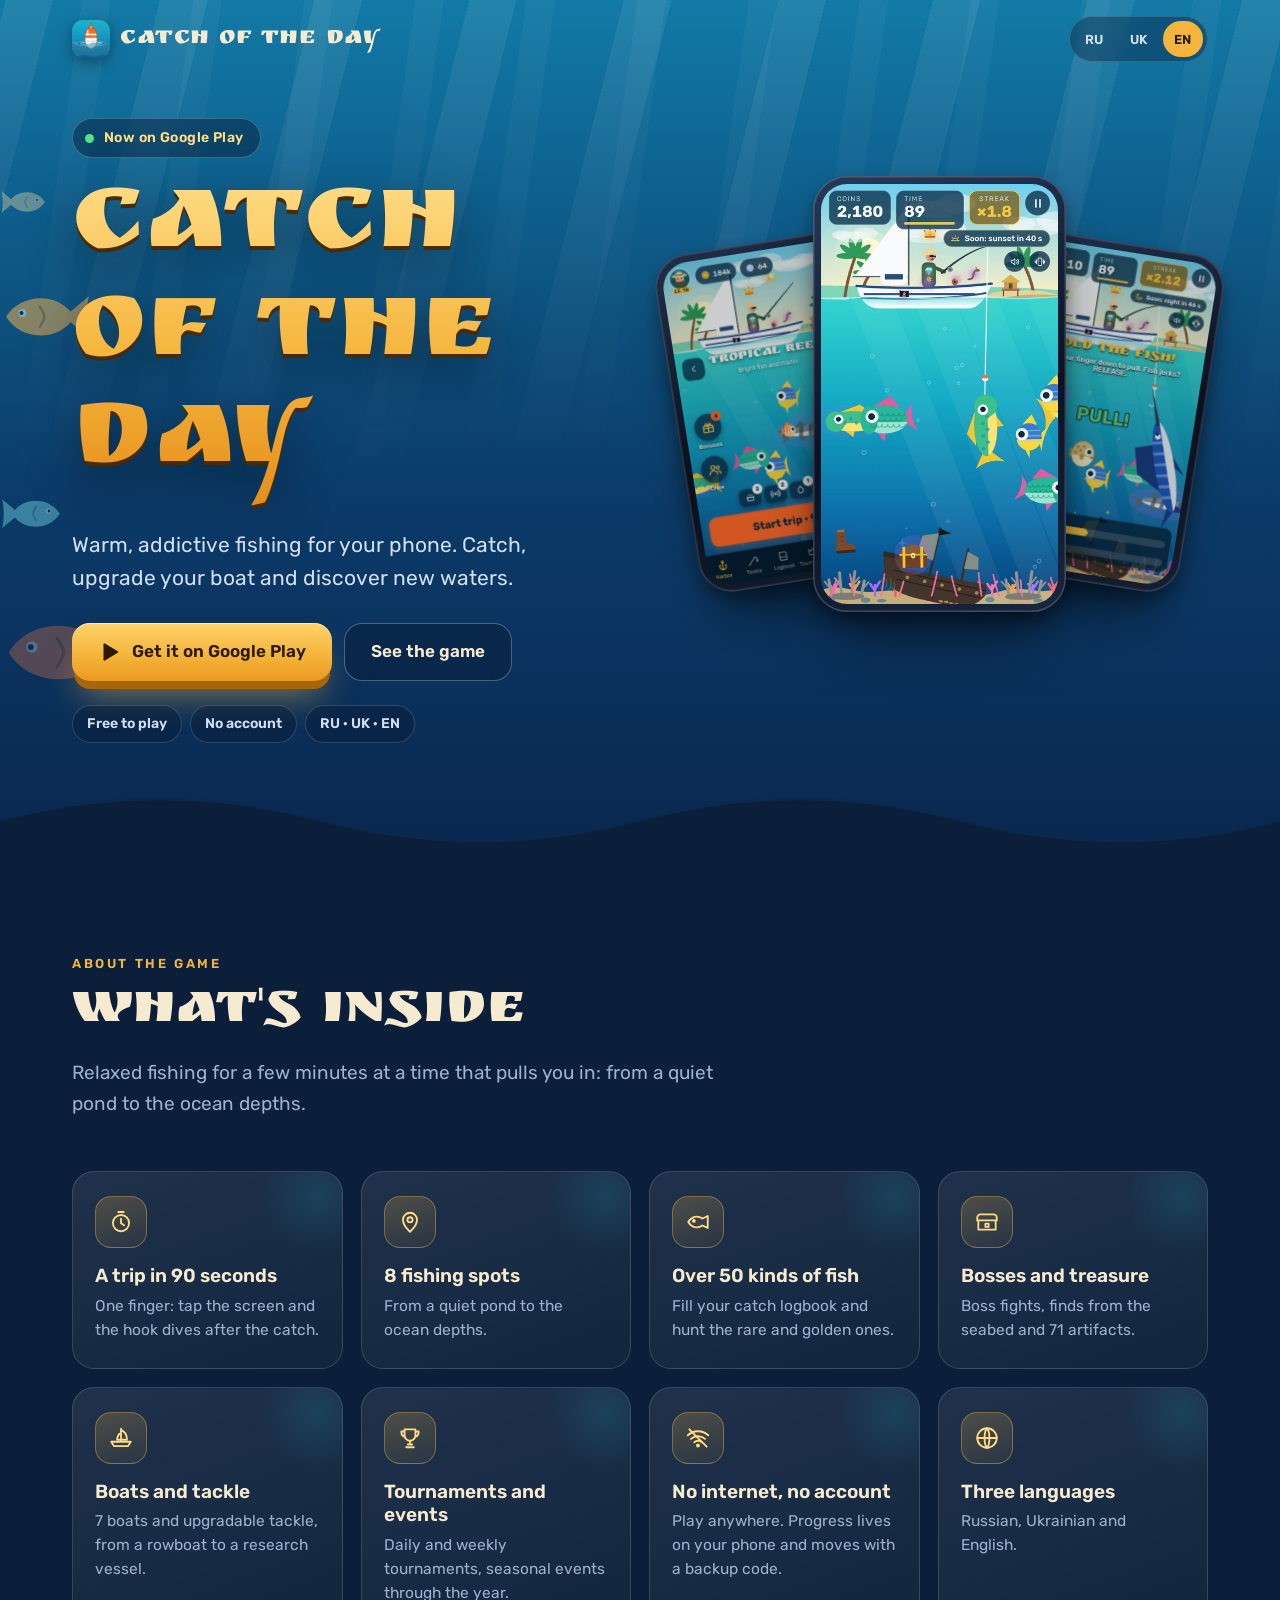
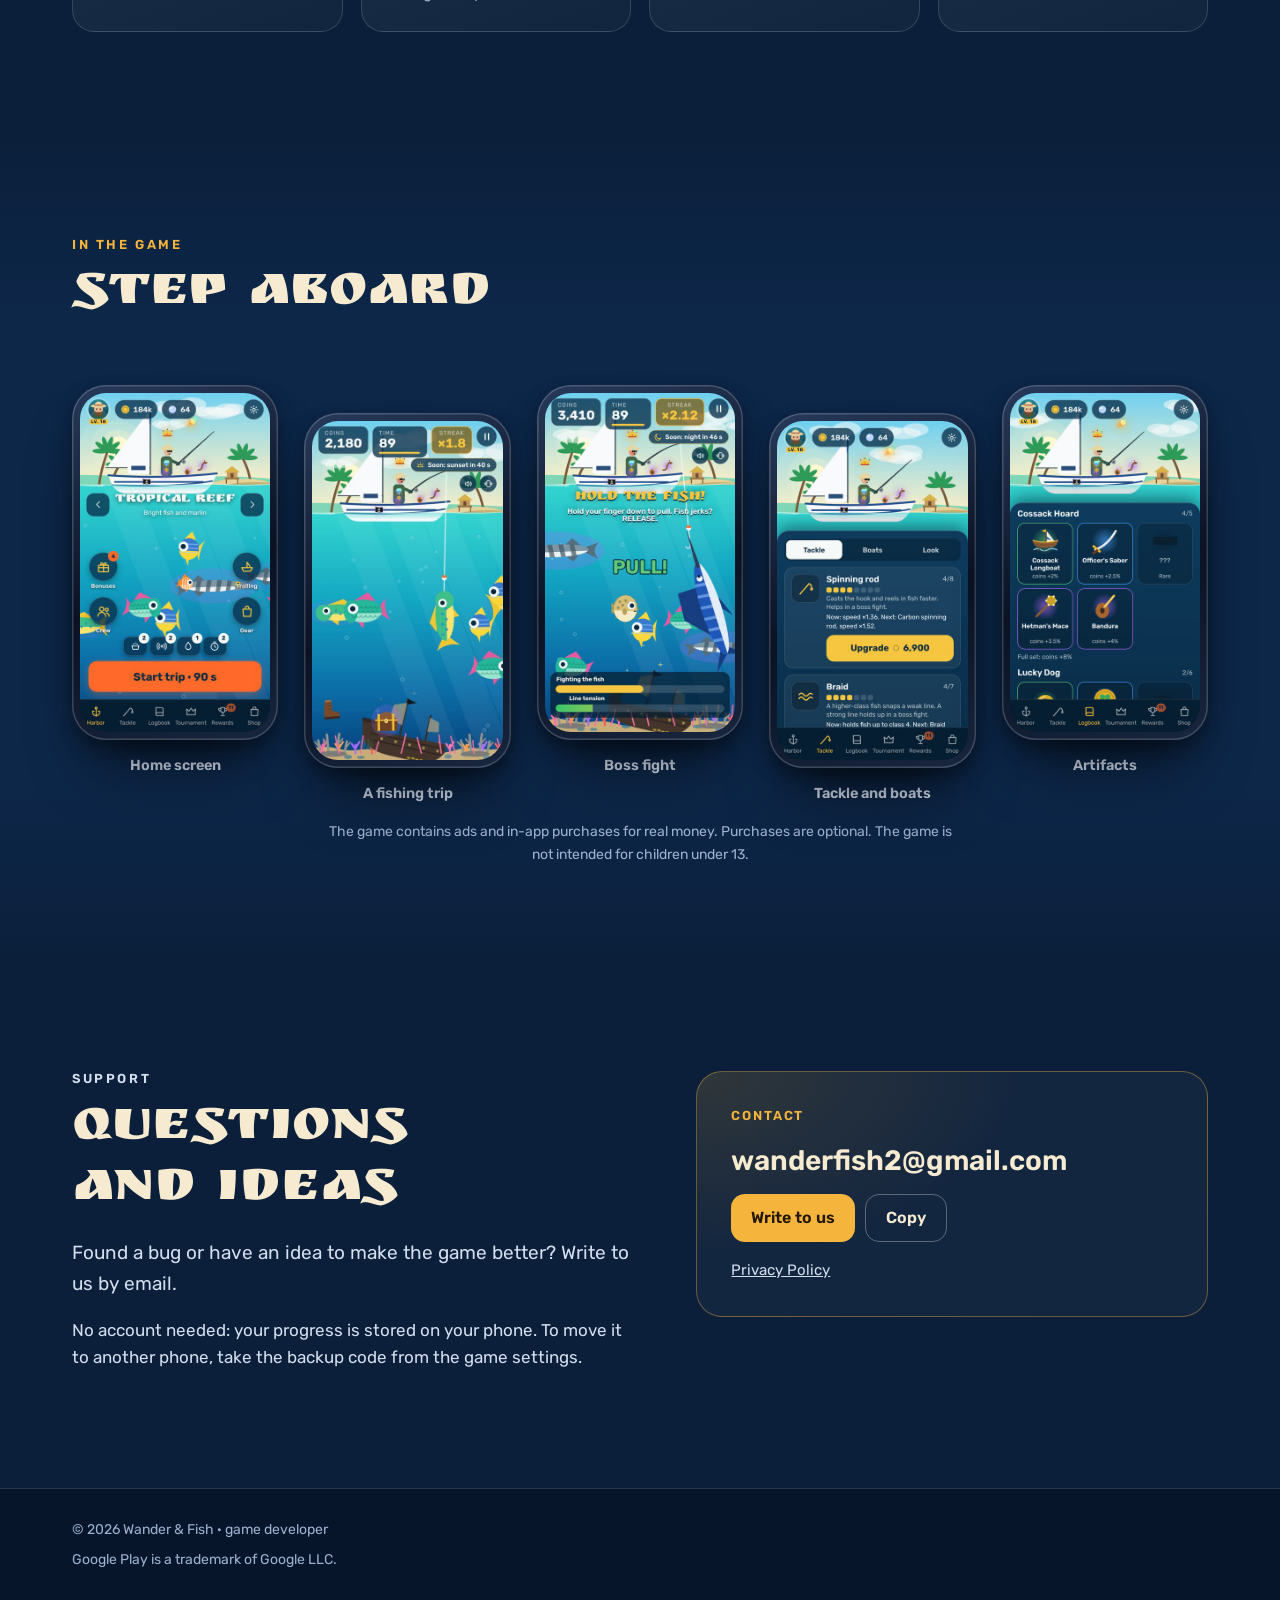
<file: index.html>
<!doctype html>
<html lang="ru" data-lang="ru">
<head>
<meta charset="utf-8">
<meta name="viewport" content="width=device-width, initial-scale=1, viewport-fit=cover">
<title>Ловись, рыбка — рыбалка для Android</title>
<meta name="description" content="«Ловись, рыбка»: тёплая азартная рыбалка для Android. 8 мест, боссы, клады, турниры. Бесплатно, без аккаунта, можно играть без интернета.">
<meta name="theme-color" content="#0B1F3A">
<meta name="color-scheme" content="dark">
<link rel="canonical" href="https://vitosfbi1-maker.github.io/">
<link rel="icon" type="image/png" sizes="64x64" href="img/favicon-64.png">
<link rel="apple-touch-icon" href="img/apple-touch-icon.png">
<meta property="og:type" content="website">
<meta property="og:site_name" content="Ловись, рыбка">
<meta property="og:title" content="Ловись, рыбка — рыбалка для Android">
<meta property="og:description" content="Рыбалка с боссами, кладами и турнирами. Уже в Google Play.">
<meta property="og:image" content="https://vitosfbi1-maker.github.io/img/banner_ru.jpg">
<meta property="og:url" content="https://vitosfbi1-maker.github.io/">
<meta name="twitter:card" content="summary_large_image">
<script>document.documentElement.className+=' js';</script>
<link rel="stylesheet" href="fonts.css">
<script type="application/ld+json">
{"@context":"https://schema.org","@type":"Organization","name":"Wander & Fish","url":"https://vitosfbi1-maker.github.io/","email":"wanderfish2@gmail.com","logo":"https://vitosfbi1-maker.github.io/img/icon-192.png"}
</script>
<script type="application/ld+json">
{"@context":"https://schema.org","@type":"MobileApplication","name":"Ловись, рыбка","alternateName":"Catch of the Day: Fishing Game","operatingSystem":"ANDROID","applicationCategory":"GameApplication","url":"https://play.google.com/store/apps/details?id=com.wanderfish.lovisrybka","image":"https://vitosfbi1-maker.github.io/img/icon-192.png","offers":{"@type":"Offer","price":"0","priceCurrency":"USD"},"publisher":{"@type":"Organization","name":"Wander & Fish"}}
</script>
<style>
:root{
  --bg:#0B1F3A; --bg2:#0d2749; --deep:#07152b;
  --ink:#F6EBD0; --soft:#d3deee; --muted:#9db2cf;
  --gold:#F5B53C; --gold-hi:#FFDC85; --gold-lo:#E58E1B; --coral:#FF7A45; --teal:#1FB4C6;
  --line:rgba(255,255,255,.14); --glass:rgba(255,255,255,.065);
  --gutter:clamp(18px,4vw,32px);
  color-scheme:dark;
}
*{box-sizing:border-box}
html{-webkit-text-size-adjust:100%;scroll-behavior:smooth}
body{
  margin:0;background:var(--bg);color:var(--ink);overflow-x:hidden;
  font:400 17px/1.6 'Rubik',system-ui,-apple-system,'Segoe UI',Roboto,Arial,sans-serif;
}
img{max-width:100%;height:auto;display:block}
a{color:inherit}
:focus-visible{outline:3px solid var(--teal);outline-offset:3px;border-radius:8px}
.wrap{
  width:100%;max-width:1200px;margin-inline:auto;
  padding-left:max(var(--gutter),env(safe-area-inset-left,0px));
  padding-right:max(var(--gutter),env(safe-area-inset-right,0px));
}
html[data-lang="ru"] [data-l]:not([data-l="ru"]),
html[data-lang="uk"] [data-l]:not([data-l="uk"]),
html[data-lang="en"] [data-l]:not([data-l="en"]){display:none}

/* ---------- шапка ---------- */
.nav{position:relative;z-index:5;display:flex;align-items:center;justify-content:space-between;gap:12px;padding-block:max(16px,env(safe-area-inset-top,0px)) 8px}
.brand{display:flex;align-items:center;gap:10px;text-decoration:none;min-width:0}
.brand img{width:38px;height:38px;flex:none;border-radius:11px;box-shadow:0 4px 14px rgba(0,0,0,.35)}
.brand b{font:400 clamp(15px,4.3vw,25px)/1 'Ruslan Display','Rubik',Georgia,serif;letter-spacing:.02em;white-space:nowrap;color:var(--ink)}
.brand b i{font-style:normal;color:var(--gold);padding:0 .1em}
.lang{display:flex;gap:4px;padding:4px;border:1px solid var(--line);border-radius:999px;background:rgba(7,21,43,.35);backdrop-filter:blur(8px);-webkit-backdrop-filter:blur(8px)}
.lang button{
  font:600 13px/1 'Rubik',system-ui,sans-serif;color:var(--soft);background:transparent;border:0;border-radius:999px;
  padding:9px 11px;min-height:36px;cursor:pointer;letter-spacing:.04em;
}
.lang button:hover{color:#fff}
.lang button[aria-pressed="true"]{background:var(--gold);color:#241800}

@media (max-width:360px){.brand b{display:none}}

/* ---------- герой ---------- */
.hero{
  position:relative;isolation:isolate;overflow:hidden;
  background:linear-gradient(180deg,#127aa6 0%,#0e5c8a 26%,#0b3b69 58%,#0a2850 100%);
  padding-bottom:clamp(56px,9vw,110px);
}
.rays{position:absolute;inset:-10% -10% 30%;z-index:-1;pointer-events:none;opacity:.9;
  background:repeating-linear-gradient(104deg,rgba(255,255,255,.10) 0 46px,rgba(255,255,255,0) 46px 150px);
  -webkit-mask-image:linear-gradient(180deg,#000 0%,transparent 85%);mask-image:linear-gradient(180deg,#000 0%,transparent 85%);
  animation:sway 14s ease-in-out infinite alternate;transform-origin:50% 0}
.rays.r2{opacity:.55;background:repeating-linear-gradient(98deg,rgba(255,255,255,.09) 0 28px,rgba(255,255,255,0) 28px 110px);animation-duration:19s;animation-direction:alternate-reverse}
@keyframes sway{from{transform:skewX(-6deg) translateX(-2%)}to{transform:skewX(5deg) translateX(2%)}}
.bubbles{position:absolute;inset:0;z-index:-1;pointer-events:none;overflow:hidden}
.bubbles i{
  position:absolute;bottom:-40px;left:var(--x);width:var(--s);height:var(--s);border-radius:50%;
  border:1.5px solid rgba(255,255,255,.55);background:radial-gradient(circle at 30% 30%,rgba(255,255,255,.55),rgba(255,255,255,.06) 60%);
  animation:rise var(--t) linear var(--w) infinite;opacity:0
}
@keyframes rise{0%{transform:translate(0,0);opacity:0}8%{opacity:.8}50%{transform:translate(14px,-45vh)}100%{transform:translate(-10px,-110vh);opacity:0}}
.fish{position:absolute;z-index:-1;pointer-events:none;width:var(--w);top:var(--y);left:0;color:var(--c);opacity:var(--o,.5);animation:swim var(--t) linear var(--d) infinite;will-change:transform}
.fish svg{display:block;width:100%;height:auto;animation:bobf 3.4s ease-in-out infinite alternate}
.fish.flip svg{transform:scaleX(-1)}
@keyframes swim{from{transform:translateX(112vw)}to{transform:translateX(-30vw)}}
.fish.flip{animation-name:swimr}
@keyframes swimr{from{transform:translateX(-30vw)}to{transform:translateX(112vw)}}
@keyframes bobf{from{translate:0 -6px}to{translate:0 8px}}

.hero-grid{display:grid;gap:clamp(18px,4vw,40px);align-items:center;padding-top:clamp(18px,4vw,48px)}
@media (min-width:900px){.hero-grid{grid-template-columns:minmax(0,1.02fr) minmax(0,.98fr)}}
.copy{min-width:0;text-align:center}
@media (min-width:900px){.copy{text-align:left}}
.badge{
  display:inline-flex;align-items:center;gap:10px;padding:8px 16px 8px 12px;border-radius:999px;
  background:rgba(7,21,43,.42);border:1px solid rgba(255,255,255,.22);backdrop-filter:blur(8px);-webkit-backdrop-filter:blur(8px);
  font-weight:600;font-size:14px;letter-spacing:.03em;color:var(--gold-hi)
}
.badge::before{content:"";width:9px;height:9px;border-radius:50%;background:#58e08a;box-shadow:0 0 0 0 rgba(88,224,138,.7);animation:pulse 2s infinite}
@keyframes pulse{70%{box-shadow:0 0 0 10px rgba(88,224,138,0)}100%{box-shadow:0 0 0 0 rgba(88,224,138,0)}}
h1{
  margin:18px 0 0;font:400 clamp(52px,14.2vw,112px)/.96 'Ruslan Display','Rubik',Georgia,serif;letter-spacing:.01em;text-wrap:balance;
  background:linear-gradient(180deg,var(--gold-hi) 0%,var(--gold) 55%,var(--gold-lo) 100%);
  -webkit-background-clip:text;background-clip:text;color:transparent;-webkit-text-fill-color:transparent;
  filter:drop-shadow(0 4px 0 #4a2a00) drop-shadow(0 16px 26px rgba(0,0,0,.38));
  padding-bottom:.06em
}
.lead{margin:22px auto 0;max-width:30em;font-size:clamp(17px,2.3vw,21px);color:var(--soft);text-wrap:balance}
@media (min-width:900px){.lead{margin-left:0}}
.cta{display:flex;flex-wrap:wrap;gap:12px;margin-top:28px;justify-content:center}
@media (min-width:900px){.cta{justify-content:flex-start}}
.btn{
  display:inline-flex;align-items:center;justify-content:center;gap:12px;min-height:58px;padding:0 26px;border-radius:18px;
  font:600 17px/1 'Rubik',system-ui,sans-serif;text-decoration:none;cursor:pointer;border:0;
  transition:transform .18s ease,box-shadow .18s ease,background .18s ease
}
.btn svg{width:22px;height:22px;flex:none}
.btn.play{
  background:linear-gradient(180deg,#ffd36b,#f5b53c 55%,#ea9a1f);color:#2a1a00;
  box-shadow:0 1px 0 rgba(255,255,255,.55) inset,0 10px 0 -2px #a8650a,0 22px 34px -10px rgba(245,181,60,.55)
}
.btn.play:hover{transform:translateY(-2px)}
.btn.play:active{transform:translateY(3px);box-shadow:0 1px 0 rgba(255,255,255,.55) inset,0 5px 0 -2px #a8650a,0 12px 20px -8px rgba(245,181,60,.5)}
.btn.ghost{background:rgba(7,21,43,.38);color:var(--ink);border:1px solid rgba(255,255,255,.28);backdrop-filter:blur(8px);-webkit-backdrop-filter:blur(8px)}
.btn.ghost:hover{background:rgba(255,255,255,.14)}
.chips{display:flex;flex-wrap:wrap;gap:8px;margin:24px 0 0;padding:0;list-style:none;justify-content:center}
@media (min-width:900px){.chips{justify-content:flex-start}}
.chips li{padding:7px 14px;border-radius:999px;font-size:14px;font-weight:600;color:var(--soft);background:rgba(7,21,43,.36);border:1px solid rgba(255,255,255,.16)}

/* телефоны */
.stage{position:relative;width:min(100%,560px);margin-inline:auto;aspect-ratio:1/.95;perspective:1300px}
.stage-in{position:absolute;inset:0;transform-style:preserve-3d;transition:transform .25s ease-out;transform:rotateX(var(--rx,0deg)) rotateY(var(--ry,0deg))}
.glow{position:absolute;left:12%;right:12%;top:8%;bottom:6%;border-radius:50%;z-index:0;
  background:radial-gradient(closest-side,rgba(255,200,90,.42),rgba(31,180,198,.24) 55%,transparent 75%);filter:blur(10px)}
.phone{
  --r:clamp(20px,3.6vw,34px);--b:clamp(5px,.9vw,8px);
  position:absolute;border-radius:var(--r);padding:var(--b);background:linear-gradient(160deg,#27395a,#0a1224 55%,#18263f);
  box-shadow:0 0 0 1.5px rgba(255,255,255,.18) inset,0 40px 60px -22px rgba(0,0,0,.65),0 8px 18px rgba(0,0,0,.35)
}
.phone img{width:100%;aspect-ratio:9/16;object-fit:cover;border-radius:calc(var(--r) - var(--b));background:#08172c}
.stage .phone{animation:bob 6s ease-in-out infinite alternate}
.p-c{left:26.5%;width:47%;top:0;z-index:3}
.p-l{left:1%;width:37%;top:13%;z-index:2;rotate:-9deg;animation-delay:-2s!important;filter:brightness(.82)}
.p-r{right:1%;width:37%;top:13%;z-index:2;rotate:9deg;animation-delay:-4s!important;filter:brightness(.82)}
@keyframes bob{from{translate:0 0}to{translate:0 -14px}}

.waves{position:absolute;left:0;right:0;bottom:-1px;height:clamp(46px,7.5vw,96px);overflow:hidden;pointer-events:none}
.waves svg{position:absolute;left:0;bottom:0;width:200%;height:100%;animation:wave 20s linear infinite}
.waves svg.w2{animation-duration:32s;animation-direction:reverse;opacity:.5;height:88%}
@keyframes wave{to{transform:translateX(-50%)}}

/* ---------- секции ---------- */
section{position:relative}
.sec{padding-block:clamp(52px,8vw,104px)}
.eyebrow{margin:0 0 12px;font:600 13px/1.2 'Rubik',system-ui,sans-serif;letter-spacing:.2em;text-transform:uppercase;color:var(--gold)}
h2{margin:0;font:400 clamp(32px,6vw,58px)/1.05 'Ruslan Display','Rubik',Georgia,serif;color:var(--ink);text-wrap:balance}
.sub{margin:14px 0 0;max-width:34em;color:var(--muted);font-size:clamp(16px,2vw,19px)}
.head{margin-bottom:clamp(28px,5vw,52px)}

.grid{display:grid;gap:16px;grid-template-columns:1fr}
@media (min-width:600px){.grid{grid-template-columns:repeat(2,1fr)}}
@media (min-width:1000px){.grid{grid-template-columns:repeat(4,1fr);gap:18px}}
.card{
  position:relative;padding:24px 22px 26px;border-radius:22px;background:linear-gradient(160deg,rgba(255,255,255,.085),rgba(255,255,255,.03));
  border:1px solid var(--line);overflow:hidden;transition:transform .25s ease,border-color .25s ease,background .25s ease;min-width:0
}
.card::after{content:"";position:absolute;right:-30px;top:-30px;width:110px;height:110px;border-radius:50%;background:radial-gradient(closest-side,rgba(31,180,198,.22),transparent);transition:opacity .25s;opacity:.7}
.card:hover{transform:translateY(-5px);border-color:rgba(245,181,60,.55)}
.ico{display:grid;place-items:center;width:52px;height:52px;border-radius:16px;margin-bottom:16px;
  background:linear-gradient(160deg,rgba(245,181,60,.22),rgba(245,181,60,.06));border:1px solid rgba(245,181,60,.4);color:var(--gold-hi)}
.ico svg{width:26px;height:26px;fill:none;stroke:currentColor;stroke-width:1.7;stroke-linecap:round;stroke-linejoin:round}
.card h3{margin:0 0 6px;font:600 19px/1.25 'Rubik',system-ui,sans-serif;color:var(--ink)}
.card p{margin:0;color:var(--muted);font-size:15.5px;line-height:1.55}

.shots-sec{background:linear-gradient(180deg,var(--bg) 0%,var(--bg2) 22%,var(--bg2) 78%,var(--bg) 100%)}
.track{
  list-style:none;margin:0;padding:8px max(var(--gutter),env(safe-area-inset-left,0px)) 26px;
  display:flex;gap:clamp(14px,2.4vw,26px);overflow-x:auto;scroll-snap-type:x mandatory;-webkit-overflow-scrolling:touch;
  scrollbar-width:thin;scrollbar-color:rgba(245,181,60,.5) transparent
}
.track li{flex:0 0 min(62vw,236px);scroll-snap-align:center;min-width:0}
.track figure{margin:0}
.track .phone{position:relative;margin:0;transition:transform .3s ease}
.track figcaption{margin-top:14px;text-align:center;font-size:14.5px;font-weight:600;color:var(--soft)}
.track .phone:hover{transform:translateY(-8px) rotate(-1deg)}
@media (min-width:1060px){
  .track{display:grid;grid-template-columns:repeat(5,1fr);overflow:visible;max-width:1200px;margin-inline:auto;padding-inline:var(--gutter)}
  .track li{flex:none}
  .track li[data-i="1"],.track li[data-i="3"]{transform:translateY(28px)}
}
.note{margin:18px auto 0;max-width:46em;text-align:center;color:var(--muted);font-size:14px}

.studio{display:grid;gap:clamp(24px,5vw,56px);align-items:start}
@media (min-width:900px){.studio{grid-template-columns:minmax(0,1fr) minmax(0,.9fr)}}
.studio p{margin:0 0 14px;max-width:34em;color:var(--soft)}
.studio .sub{margin-top:16px}
.contact{
  padding:clamp(22px,4vw,34px);border-radius:26px;border:1px solid rgba(245,181,60,.38);
  background:radial-gradient(120% 140% at 0% 0%,rgba(245,181,60,.16),rgba(255,255,255,.03) 55%);
  display:grid;gap:16px;min-width:0
}
.contact .lbl{font-size:13px;font-weight:600;letter-spacing:.14em;text-transform:uppercase;color:var(--gold)}
.mail{font:600 clamp(19px,4.4vw,28px)/1.25 'Rubik',system-ui,sans-serif;color:var(--ink);word-break:break-all;text-decoration:none}
.mail:hover{color:var(--gold-hi)}
.row{display:flex;flex-wrap:wrap;gap:10px}
.btn.sm{min-height:48px;padding:0 20px;font-size:16px;border-radius:14px}
.btn.line{background:transparent;border:1px solid rgba(255,255,255,.3);color:var(--ink)}
.btn.line:hover{background:rgba(255,255,255,.1)}
.btn.gold{background:var(--gold);color:#241800}
.btn.gold:hover{background:var(--gold-hi)}
.priv{color:var(--soft);font-size:15px}
.priv:hover{color:var(--gold-hi)}

footer{background:var(--deep);border-top:1px solid var(--line);padding-block:30px max(34px,env(safe-area-inset-bottom,0px));color:var(--muted);font-size:14px}
footer .wrap{display:grid;gap:8px}
footer p{margin:0}

/* плавающая кнопка на телефоне */
.dock{
  position:fixed;left:50%;bottom:max(14px,env(safe-area-inset-bottom,0px));z-index:20;width:min(92vw,380px);
  transform:translate(-50%,180%);transition:transform .4s cubic-bezier(.2,.8,.2,1);
  min-height:56px;border-radius:18px;
}
.dock.on{transform:translate(-50%,0)}
@media (min-width:900px){.dock{display:none}}
@media (max-width:899px){footer{padding-bottom:calc(92px + env(safe-area-inset-bottom,0px))}}

/* появление при прокрутке */
.js .rv{opacity:0;transform:translateY(26px);transition:opacity .7s ease var(--d,0ms),transform .7s ease var(--d,0ms)}
.js .rv.in{opacity:1;transform:none}
.js .card.rv.in:hover{transform:translateY(-5px)}

@media (prefers-reduced-motion:reduce){
  html{scroll-behavior:auto}
  *,*::before,*::after{animation:none!important;transition:none!important}
  .js .rv{opacity:1;transform:none}
  .bubbles,.fish{display:none}
}
</style>
</head>
<body>

<svg width="0" height="0" style="position:absolute" aria-hidden="true" focusable="false">
  <defs>
    <symbol id="fish" viewBox="0 0 120 70">
      <path fill="currentColor" d="M8 35C25 6 70 2 92 28L116 8c-4 16-4 38 0 54L92 42C70 68 25 64 8 35Z"/>
      <path fill="none" stroke="rgba(7,21,43,.35)" stroke-width="3" stroke-linecap="round" d="M52 22c8 13 8 13 0 26"/>
      <circle cx="29" cy="30" r="5.200" fill="#fff"/><circle cx="28" cy="30" r="2.600" fill="#07152b"/>
    </symbol>
    <symbol id="play" viewBox="0 0 24 24"><path fill="currentColor" d="M6 3.500v17a1 1 0 0 0 1.500.9l14-8.500a1 1 0 0 0 0-1.800l-14-8.500A1 1 0 0 0 6 3.500Z"/></symbol>
  </defs>
</svg>

<header class="hero" id="top">
  <div class="rays" aria-hidden="true"></div>
  <div class="rays r2" aria-hidden="true"></div>
  <div class="bubbles" id="bubbles" aria-hidden="true"></div>
  <div class="fish" style="--w:92px;--y:34%;--t:46s;--d:-8s;--c:#FFB84D;--o:.5" aria-hidden="true"><svg viewBox="0 0 120 70"><use href="#fish"/></svg></div>
  <div class="fish flip" style="--w:64px;--y:58%;--t:58s;--d:-30s;--c:#7be0ee;--o:.42" aria-hidden="true"><svg viewBox="0 0 120 70"><use href="#fish"/></svg></div>
  <div class="fish" style="--w:132px;--y:72%;--t:72s;--d:-20s;--c:#FF7A45;--o:.30" aria-hidden="true"><svg viewBox="0 0 120 70"><use href="#fish"/></svg></div>
  <div class="fish flip" style="--w:48px;--y:22%;--t:40s;--d:-14s;--c:#ffe7a6;--o:.36" aria-hidden="true"><svg viewBox="0 0 120 70"><use href="#fish"/></svg></div>

  <div class="wrap">
    <nav class="nav" aria-label="Ловись, рыбка">
      <a class="brand" href="#top"><img src="img/icon-192.png" width="40" height="40" alt=""><b><span data-l="ru">Ловись, рыбка</span><span data-l="uk">Ловись, рибко</span><span data-l="en">Catch of the Day</span></b></a>
      <div class="lang" role="group" aria-label="Language">
        <button type="button" data-lang-btn="ru" aria-pressed="true">RU</button>
        <button type="button" data-lang-btn="uk" aria-pressed="false">UK</button>
        <button type="button" data-lang-btn="en" aria-pressed="false">EN</button>
      </div>
    </nav>

    <div class="hero-grid">
      <div class="copy">
        <span class="badge"><span data-l="ru">Уже в Google Play</span><span data-l="uk">Уже в Google Play</span><span data-l="en">Now on Google Play</span></span>
        <h1><span data-l="ru">Ловись, рыбка</span><span data-l="uk">Ловись, рибко</span><span data-l="en">Catch of the Day</span></h1>
        <p class="lead"><span data-l="ru">Тёплая азартная рыбалка для телефона. Лови, прокачивай лодку и открывай новые воды.</span><span data-l="uk">Тепла азартна рибалка для телефона. Лови, прокачуй човен і відкривай нові води.</span><span data-l="en">Warm, addictive fishing for your phone. Catch, upgrade your boat and discover new waters.</span></p>
        <div class="cta">
          <a class="btn play" id="play" href="https://play.google.com/store/apps/details?id=com.wanderfish.lovisrybka" rel="noopener">
            <svg aria-hidden="true"><use href="#play"/></svg><span data-l="ru">Скачать в Google Play</span><span data-l="uk">Завантажити в Google Play</span><span data-l="en">Get it on Google Play</span>
          </a>
          <a class="btn ghost" href="#shots"><span data-l="ru">Смотреть игру</span><span data-l="uk">Дивитися гру</span><span data-l="en">See the game</span></a>
        </div>
        <ul class="chips"><li><span data-l="ru">Бесплатно</span><span data-l="uk">Безкоштовно</span><span data-l="en">Free to play</span></li><li><span data-l="ru">Без аккаунта</span><span data-l="uk">Без акаунта</span><span data-l="en">No account</span></li><li><span data-l="ru">RU · UK · EN</span><span data-l="uk">RU · UK · EN</span><span data-l="en">RU · UK · EN</span></li></ul>
      </div>

      <div class="stage" id="stage">
        <div class="stage-in" id="stageIn">
          <div class="glow"></div>
<div class="phone p-l" aria-hidden="true"><img data-l="ru" src="img/ru_1.jpg" width="432" height="768" alt="" decoding="async"><img data-l="uk" src="img/uk_1.jpg" width="432" height="768" alt="" decoding="async"><img data-l="en" src="img/en_1.jpg" width="432" height="768" alt="" decoding="async"></div>
<div class="phone p-c" aria-hidden="true"><img data-l="ru" src="img/ru_2.jpg" width="432" height="768" alt="" decoding="async"><img data-l="uk" src="img/uk_2.jpg" width="432" height="768" alt="" decoding="async"><img data-l="en" src="img/en_2.jpg" width="432" height="768" alt="" decoding="async"></div>
<div class="phone p-r" aria-hidden="true"><img data-l="ru" src="img/ru_3.jpg" width="432" height="768" alt="" decoding="async"><img data-l="uk" src="img/uk_3.jpg" width="432" height="768" alt="" decoding="async"><img data-l="en" src="img/en_3.jpg" width="432" height="768" alt="" decoding="async"></div>
        </div>
      </div>
    </div>
  </div>

  <div class="waves" aria-hidden="true">
    <svg class="w2" viewBox="0 0 2400 100" preserveAspectRatio="none"><path fill="#0d2749" d="M0 58Q150 8 300 58T600 58T900 58T1200 58T1500 58T1800 58T2100 58T2400 58V100H0Z"/></svg>
    <svg viewBox="0 0 2400 100" preserveAspectRatio="none"><path fill="#0B1F3A" d="M0 66Q150 22 300 66T600 66T900 66T1200 66T1500 66T1800 66T2100 66T2400 66V100H0Z"/></svg>
  </div>
</header>

<a class="btn play dock" id="dock" href="https://play.google.com/store/apps/details?id=com.wanderfish.lovisrybka" rel="noopener" tabindex="-1" aria-hidden="true">
  <svg aria-hidden="true"><use href="#play"/></svg><span data-l="ru">Скачать в Google Play</span><span data-l="uk">Завантажити в Google Play</span><span data-l="en">Get it on Google Play</span>
</a>

<main>
  <section class="sec" id="about-game">
    <div class="wrap">
      <div class="head rv">
        <p class="eyebrow"><span data-l="ru">Об игре</span><span data-l="uk">Про гру</span><span data-l="en">About the game</span></p>
        <h2><span data-l="ru">Что внутри</span><span data-l="uk">Що всередині</span><span data-l="en">What's inside</span></h2>
        <p class="sub"><span data-l="ru">Спокойная рыбалка на пару минут, которая затягивает: от тихого пруда до глубин океана.</span><span data-l="uk">Спокійна рибалка на кілька хвилин, яка затягує: від тихого ставка до глибин океану.</span><span data-l="en">Relaxed fishing for a few minutes at a time that pulls you in: from a quiet pond to the ocean depths.</span></p>
      </div>
      <div class="grid">
<article class="card rv" style="--d:0ms"><span class="ico"><svg viewBox="0 0 24 24" aria-hidden="true" focusable="false"><circle cx="12" cy="13" r="7.5"/><path d="M12 9v4.2l2.8 1.8M9.5 2.8h5"/></svg></span><h3><span data-l="ru">Рейс за 90 секунд</span><span data-l="uk">Рейс за 90 секунд</span><span data-l="en">A trip in 90 seconds</span></h3><p><span data-l="ru">Одним пальцем: коснись экрана, и крючок нырнёт за добычей.</span><span data-l="uk">Одним пальцем: торкнись екрана, і гачок пірне за здобиччю.</span><span data-l="en">One finger: tap the screen and the hook dives after the catch.</span></p></article>
<article class="card rv" style="--d:70ms"><span class="ico"><svg viewBox="0 0 24 24" aria-hidden="true" focusable="false"><path d="M12 21s6.5-5.7 6.5-11A6.5 6.5 0 0 0 5.5 10c0 5.3 6.5 11 6.5 11Z"/><circle cx="12" cy="10" r="2.4"/></svg></span><h3><span data-l="ru">8 мест для рыбалки</span><span data-l="uk">8 місць для рибалки</span><span data-l="en">8 fishing spots</span></h3><p><span data-l="ru">От тихого пруда до глубин океана.</span><span data-l="uk">Від тихого ставка до глибин океану.</span><span data-l="en">From a quiet pond to the ocean depths.</span></p></article>
<article class="card rv" style="--d:140ms"><span class="ico"><svg viewBox="0 0 24 24" aria-hidden="true" focusable="false"><path d="M3 12c3-5 8.5-6.5 13-3.2L21 6.5v11l-5-2.3C11.500 18.500 6 17 3 12Z"/><circle cx="8.200" cy="11" r=".9" fill="currentColor"/></svg></span><h3><span data-l="ru">Более 50 видов рыб</span><span data-l="uk">Понад 50 видів риб</span><span data-l="en">Over 50 kinds of fish</span></h3><p><span data-l="ru">Собирай журнал улова и ищи редких и золотых.</span><span data-l="uk">Збирай журнал улову й шукай рідкісних і золотих.</span><span data-l="en">Fill your catch logbook and hunt the rare and golden ones.</span></p></article>
<article class="card rv" style="--d:210ms"><span class="ico"><svg viewBox="0 0 24 24" aria-hidden="true" focusable="false"><path d="M4 10.500V19h16v-8.500M3 10.500h18V8a3 3 0 0 0-3-3H6a3 3 0 0 0-3 3v2.500Z"/><path d="M10.500 13.500h3v3h-3z"/></svg></span><h3><span data-l="ru">Боссы и клады</span><span data-l="uk">Боси й скарби</span><span data-l="en">Bosses and treasure</span></h3><p><span data-l="ru">Бои с боссами, находки со дна и 71 артефакт.</span><span data-l="uk">Бої з босами, знахідки з дна й 71 артефакт.</span><span data-l="en">Boss fights, finds from the seabed and 71 artifacts.</span></p></article>
<article class="card rv" style="--d:0ms"><span class="ico"><svg viewBox="0 0 24 24" aria-hidden="true" focusable="false"><path d="M3 15.500h18l-2.500 4h-13L3 15.500ZM12 3.500v12M12 4.500c3.500 1.500 5.500 5 5.500 9H12M10.500 8c-1.200 1.600-2 3.500-2.200 5.500h2.200"/></svg></span><h3><span data-l="ru">Лодки и снасти</span><span data-l="uk">Човни й снасті</span><span data-l="en">Boats and tackle</span></h3><p><span data-l="ru">7 лодок и прокачка снастей: от вёсельной до исследовательского судна.</span><span data-l="uk">7 човнів і прокачування снастей: від веслового до дослідницького судна.</span><span data-l="en">7 boats and upgradable tackle, from a rowboat to a research vessel.</span></p></article>
<article class="card rv" style="--d:70ms"><span class="ico"><svg viewBox="0 0 24 24" aria-hidden="true" focusable="false"><path d="M7 4h10v5.500a5 5 0 0 1-10 0V4ZM7 6H4c0 3 1.200 4.500 3.200 5M17 6h3c0 3-1.200 4.500-3.200 5M12 14.500V18M8.500 20.500h7M10 18h4"/></svg></span><h3><span data-l="ru">Турниры и события</span><span data-l="uk">Турніри й події</span><span data-l="en">Tournaments and events</span></h3><p><span data-l="ru">Турниры дня и недели, праздничные события по календарю.</span><span data-l="uk">Турніри дня й тижня, святкові події за календарем.</span><span data-l="en">Daily and weekly tournaments, seasonal events through the year.</span></p></article>
<article class="card rv" style="--d:140ms"><span class="ico"><svg viewBox="0 0 24 24" aria-hidden="true" focusable="false"><path d="M2.500 9.500a14 14 0 0 1 19 0M5.500 12.800a9.500 9.500 0 0 1 13 0M8.500 16a5 5 0 0 1 7 0"/><circle cx="12" cy="19" r="1" fill="currentColor"/><path d="M4 4l16 16"/></svg></span><h3><span data-l="ru">Без интернета и аккаунта</span><span data-l="uk">Без інтернету й акаунта</span><span data-l="en">No internet, no account</span></h3><p><span data-l="ru">Играй где угодно. Прогресс хранится на телефоне, перенести можно кодом.</span><span data-l="uk">Грай будь-де. Прогрес зберігається на телефоні, перенести можна кодом.</span><span data-l="en">Play anywhere. Progress lives on your phone and moves with a backup code.</span></p></article>
<article class="card rv" style="--d:210ms"><span class="ico"><svg viewBox="0 0 24 24" aria-hidden="true" focusable="false"><circle cx="12" cy="12" r="9"/><path d="M3 12h18M12 3c3 3 3 15 0 18M12 3c-3 3-3 15 0 18"/></svg></span><h3><span data-l="ru">Три языка</span><span data-l="uk">Три мови</span><span data-l="en">Three languages</span></h3><p><span data-l="ru">Русский, украинский и английский.</span><span data-l="uk">Російська, українська та англійська.</span><span data-l="en">Russian, Ukrainian and English.</span></p></article>
      </div>
    </div>
  </section>

  <section class="sec shots-sec" id="shots">
    <div class="wrap">
      <div class="head rv">
        <p class="eyebrow"><span data-l="ru">Из игры</span><span data-l="uk">З гри</span><span data-l="en">In the game</span></p>
        <h2><span data-l="ru">Загляни на борт</span><span data-l="uk">Зазирни на борт</span><span data-l="en">Step aboard</span></h2>
      </div>
    </div>
    <ul class="track rv" aria-label="Screenshots">
<li data-l="ru" data-i="0"><figure><div class="phone"><img src="img/ru_1.jpg" width="432" height="768" alt="Главный экран" loading="lazy" decoding="async"></div><figcaption>Главный экран</figcaption></figure></li>
<li data-l="uk" data-i="0"><figure><div class="phone"><img src="img/uk_1.jpg" width="432" height="768" alt="Головний екран" loading="lazy" decoding="async"></div><figcaption>Головний екран</figcaption></figure></li>
<li data-l="en" data-i="0"><figure><div class="phone"><img src="img/en_1.jpg" width="432" height="768" alt="Home screen" loading="lazy" decoding="async"></div><figcaption>Home screen</figcaption></figure></li>
<li data-l="ru" data-i="1"><figure><div class="phone"><img src="img/ru_2.jpg" width="432" height="768" alt="Рейс" loading="lazy" decoding="async"></div><figcaption>Рейс</figcaption></figure></li>
<li data-l="uk" data-i="1"><figure><div class="phone"><img src="img/uk_2.jpg" width="432" height="768" alt="Рейс" loading="lazy" decoding="async"></div><figcaption>Рейс</figcaption></figure></li>
<li data-l="en" data-i="1"><figure><div class="phone"><img src="img/en_2.jpg" width="432" height="768" alt="A fishing trip" loading="lazy" decoding="async"></div><figcaption>A fishing trip</figcaption></figure></li>
<li data-l="ru" data-i="2"><figure><div class="phone"><img src="img/ru_3.jpg" width="432" height="768" alt="Бой с боссом" loading="lazy" decoding="async"></div><figcaption>Бой с боссом</figcaption></figure></li>
<li data-l="uk" data-i="2"><figure><div class="phone"><img src="img/uk_3.jpg" width="432" height="768" alt="Бій із босом" loading="lazy" decoding="async"></div><figcaption>Бій із босом</figcaption></figure></li>
<li data-l="en" data-i="2"><figure><div class="phone"><img src="img/en_3.jpg" width="432" height="768" alt="Boss fight" loading="lazy" decoding="async"></div><figcaption>Boss fight</figcaption></figure></li>
<li data-l="ru" data-i="3"><figure><div class="phone"><img src="img/ru_4.jpg" width="432" height="768" alt="Снасти и лодки" loading="lazy" decoding="async"></div><figcaption>Снасти и лодки</figcaption></figure></li>
<li data-l="uk" data-i="3"><figure><div class="phone"><img src="img/uk_4.jpg" width="432" height="768" alt="Снасті й човни" loading="lazy" decoding="async"></div><figcaption>Снасті й човни</figcaption></figure></li>
<li data-l="en" data-i="3"><figure><div class="phone"><img src="img/en_4.jpg" width="432" height="768" alt="Tackle and boats" loading="lazy" decoding="async"></div><figcaption>Tackle and boats</figcaption></figure></li>
<li data-l="ru" data-i="4"><figure><div class="phone"><img src="img/ru_5.jpg" width="432" height="768" alt="Артефакты" loading="lazy" decoding="async"></div><figcaption>Артефакты</figcaption></figure></li>
<li data-l="uk" data-i="4"><figure><div class="phone"><img src="img/uk_5.jpg" width="432" height="768" alt="Артефакти" loading="lazy" decoding="async"></div><figcaption>Артефакти</figcaption></figure></li>
<li data-l="en" data-i="4"><figure><div class="phone"><img src="img/en_5.jpg" width="432" height="768" alt="Artifacts" loading="lazy" decoding="async"></div><figcaption>Artifacts</figcaption></figure></li>
    </ul>
    <div class="wrap"><p class="note"><span data-l="ru">В игре есть реклама и покупки за реальные деньги. Покупки необязательны. Игра не предназначена для детей младше 13 лет.</span><span data-l="uk">У грі є реклама й покупки за реальні гроші. Покупки необов'язкові. Гру не призначено для дітей віком до 13 років.</span><span data-l="en">The game contains ads and in-app purchases for real money. Purchases are optional. The game is not intended for children under 13.</span></p></div>
  </section>

  <section class="sec" id="studio">
    <div class="wrap studio">
      <div class="rv">
        <p class="eyebrow"><span data-l="ru">Поддержка</span><span data-l="uk">Підтримка</span><span data-l="en">Support</span></p>
        <h2><span data-l="ru">Вопросы и идеи</span><span data-l="uk">Питання та ідеї</span><span data-l="en">Questions and ideas</span></h2>
        <p class="sub" style="margin-bottom:18px"><span data-l="ru">Нашли ошибку или есть идея, как сделать игру лучше? Напишите нам на почту.</span><span data-l="uk">Знайшли помилку або є ідея, як зробити гру кращою? Напишіть нам на пошту.</span><span data-l="en">Found a bug or have an idea to make the game better? Write to us by email.</span></p>
        <p><span data-l="ru">Аккаунт не нужен: прогресс хранится на вашем телефоне. Чтобы перенести его на другой телефон, возьмите код сохранения в настройках игры.</span><span data-l="uk">Акаунт не потрібен: прогрес зберігається на вашому телефоні. Щоб перенести його на інший телефон, візьміть код збереження в налаштуваннях гри.</span><span data-l="en">No account needed: your progress is stored on your phone. To move it to another phone, take the backup code from the game settings.</span></p>
      </div>
      <div class="contact rv" style="--d:100ms">
        <span class="lbl"><span data-l="ru">Связаться</span><span data-l="uk">Зв'язок</span><span data-l="en">Contact</span></span>
        <a class="mail" id="mail" href="mailto:wanderfish2@gmail.com">wanderfish2@gmail.com</a>
        <div class="row">
          <a class="btn sm gold" href="mailto:wanderfish2@gmail.com"><span data-l="ru">Написать</span><span data-l="uk">Написати</span><span data-l="en">Write to us</span></a>
          <button class="btn sm line" type="button" id="copy" data-copied="OK" data-copied-ru="Скопировано" data-copied-uk="Скопійовано" data-copied-en="Copied"><span data-l="ru">Копировать</span><span data-l="uk">Копіювати</span><span data-l="en">Copy</span></button>
        </div>
        <a class="priv" id="privacy" href="https://vitosfbi1-maker.github.io/lovis-rybka-privacy/#ru"><span data-l="ru">Политика конфиденциальности</span><span data-l="uk">Політика конфіденційності</span><span data-l="en">Privacy Policy</span></a>
      </div>
    </div>
  </section>
</main>

<footer>
  <div class="wrap">
    <p>© 2026 Wander &amp; Fish · <span data-l="ru">разработчик игры</span><span data-l="uk">розробник гри</span><span data-l="en">game developer</span></p>
    <p><span data-l="ru">Google Play — товарный знак Google LLC.</span><span data-l="uk">Google Play — торгова марка Google LLC.</span><span data-l="en">Google Play is a trademark of Google LLC.</span></p>
  </div>
</footer>

<script>
(function () {
  var langs = ['ru', 'uk', 'en'];
  var titles = {ru: 'Ловись, рыбка — рыбалка для Android', uk: 'Ловись, рибко — рибалка для Android', en: 'Catch of the Day — fishing game for Android'};
  var descs = {
    ru: '«Ловись, рыбка»: тёплая азартная рыбалка для Android. 8 мест, боссы, клады, турниры. Бесплатно, без аккаунта, можно играть без интернета.',
    uk: '«Ловись, рибко»: тепла азартна рибалка для Android. 8 місць, боси, скарби, турніри. Безкоштовно, без акаунта, можна грати без інтернету.',
    en: 'Catch of the Day: a warm, addictive fishing game for Android. 8 spots, bosses, treasure, tournaments. Free, no account, plays offline.'
  };
  var playBase = 'https://play.google.com/store/apps/details?id=com.wanderfish.lovisrybka&referrer=utm_source%3Dwanderfish_site%26utm_medium%3Dweb';
  var btns = document.querySelectorAll('[data-lang-btn]');
  var privacy = document.getElementById('privacy');
  var play = document.getElementById('play');
  var dock = document.getElementById('dock');
  var desc = document.querySelector('meta[name="description"]');

  function show(l) {
    var root = document.documentElement;
    root.setAttribute('data-lang', l);
    root.lang = l;
    for (var i = 0; i < btns.length; i++) {
      btns[i].setAttribute('aria-pressed', btns[i].getAttribute('data-lang-btn') === l ? 'true' : 'false');
    }
    document.title = titles[l];
    if (desc) desc.setAttribute('content', descs[l]);
    if (privacy) privacy.href = 'https://vitosfbi1-maker.github.io/lovis-rybka-privacy/#' + l;
    if (play) play.href = playBase + '&hl=' + l;
    if (dock) dock.href = playBase + '&hl=' + l;
  }
  function start() {
    var h = (location.hash || '').replace('#', '');
    if (langs.indexOf(h) >= 0) return h;
    try { var s = localStorage.getItem('wf-lang'); if (langs.indexOf(s) >= 0) return s; } catch (e) { /* хранилище недоступно */ }
    var n = ((navigator.language || 'ru') + '').toLowerCase().slice(0, 2);
    if (n === 'uk') return 'uk';
    if (n === 'ru' || n === 'be') return 'ru';
    return 'en';
  }
  show(start());
  for (var i = 0; i < btns.length; i++) {
    btns[i].addEventListener('click', function () {
      var l = this.getAttribute('data-lang-btn');
      show(l);
      try { localStorage.setItem('wf-lang', l); } catch (e) { /* ничего */ }
      try { history.replaceState(null, '', '#' + l); } catch (e) { /* ничего */ }
    });
  }

  var calm = window.matchMedia && matchMedia('(prefers-reduced-motion: reduce)').matches;

  /* пузыри */
  var bub = document.getElementById('bubbles');
  if (bub && !calm) {
    var seed = 7, rnd = function () { seed = (seed * 9301 + 49297) % 233280; return seed / 233280; };
    for (var b = 0; b < 16; b++) {
      var el = document.createElement('i');
      el.style.setProperty('--x', (rnd() * 96 + 2).toFixed(1) + '%');
      el.style.setProperty('--s', (6 + rnd() * 16).toFixed(0) + 'px');
      el.style.setProperty('--t', (9 + rnd() * 10).toFixed(1) + 's');
      el.style.setProperty('--w', (-rnd() * 14).toFixed(1) + 's');
      bub.appendChild(el);
    }
  }

  /* появление блоков */
  var rv = document.querySelectorAll('.rv');
  if ('IntersectionObserver' in window && !calm) {
    var io = new IntersectionObserver(function (es) {
      es.forEach(function (e) { if (e.isIntersecting) { e.target.classList.add('in'); io.unobserve(e.target); } });
    }, {threshold: 0.12, rootMargin: '0px 0px -6% 0px'});
    rv.forEach(function (n) { io.observe(n); });
  } else {
    rv.forEach(function (n) { n.classList.add('in'); });
  }

  /* плавающая кнопка: показываем, когда главная ушла вверх */
  var cta = document.querySelector('.cta');
  if (dock && cta && 'IntersectionObserver' in window) {
    new IntersectionObserver(function (es) {
      var e = es[0], on = !e.isIntersecting && e.boundingClientRect.top < 0;
      dock.classList.toggle('on', on);
      dock.setAttribute('aria-hidden', on ? 'false' : 'true');
      dock.tabIndex = on ? 0 : -1;
    }).observe(cta);
  }

  /* лёгкий наклон телефонов за мышью */
  var stage = document.getElementById('stage'), sIn = document.getElementById('stageIn');
  if (stage && sIn && !calm && window.matchMedia && matchMedia('(hover:hover)').matches) {
    stage.addEventListener('pointermove', function (e) {
      var r = stage.getBoundingClientRect();
      var x = (e.clientX - r.left) / r.width - 0.5, y = (e.clientY - r.top) / r.height - 0.5;
      sIn.style.setProperty('--ry', (x * 14).toFixed(1) + 'deg');
      sIn.style.setProperty('--rx', (-y * 10).toFixed(1) + 'deg');
    });
    stage.addEventListener('pointerleave', function () {
      sIn.style.setProperty('--ry', '0deg'); sIn.style.setProperty('--rx', '0deg');
    });
  }

  /* копирование адреса */
  var copy = document.getElementById('copy'), mail = document.getElementById('mail');
  if (copy && mail) {
    var orig = copy.innerHTML;
    copy.addEventListener('click', function () {
      var done = function () {
        var spans = copy.querySelectorAll('[data-l]'), t = copy.getAttribute('data-copied');
        copy.textContent = copy.getAttribute('data-copied-' + document.documentElement.lang) || t;
        setTimeout(function () { copy.innerHTML = orig; }, 1800);
      };
      var fallback = function () {
        try {
          var rg = document.createRange(); rg.selectNodeContents(mail);
          var sel = window.getSelection(); sel.removeAllRanges(); sel.addRange(rg);
        } catch (e) { /* ничего */ }
      };
      try {
        navigator.clipboard.writeText(mail.textContent.trim()).then(done, fallback);
      } catch (e) { fallback(); }
    });
  }
})();
</script>
</body>
</html>
</file>
<file: fonts.css>
@font-face{font-family:'Rubik';font-style:normal;font-weight:400;font-display:swap;src:url([data-uri]) format('woff2');unicode-range:U+0301,U+0400-045F,U+0490-0491,U+04B0-04B1,U+2116}
@font-face{font-family:'Rubik';font-style:normal;font-weight:400;font-display:swap;src:url([data-uri]) format('woff2');unicode-range:U+0000-00FF,U+0131,U+0152-0153,U+02BB-02BC,U+02C6,U+02DA,U+02DC,U+0304,U+0308,U+0329,U+2000-206F,U+20AC,U+2122,U+2191,U+2193,U+2212,U+2215,U+FEFF,U+FFFD}
@font-face{font-family:'Rubik';font-style:normal;font-weight:600;font-display:swap;src:url([data-uri]) format('woff2');unicode-range:U+0301,U+0400-045F,U+0490-0491,U+04B0-04B1,U+2116}
@font-face{font-family:'Rubik';font-style:normal;font-weight:600;font-display:swap;src:url([data-uri]) format('woff2');unicode-range:U+0000-00FF,U+0131,U+0152-0153,U+02BB-02BC,U+02C6,U+02DA,U+02DC,U+0304,U+0308,U+0329,U+2000-206F,U+20AC,U+2122,U+2191,U+2193,U+2212,U+2215,U+FEFF,U+FFFD}
@font-face{font-family:'Ruslan Display';font-style:normal;font-weight:400;font-display:swap;src:url([data-uri]) format('woff2');unicode-range:U+0301,U+0400-045F,U+0490-0491,U+04B0-04B1,U+2116}
@font-face{font-family:'Ruslan Display';font-style:normal;font-weight:400;font-display:swap;src:url([data-uri]) format('woff2');unicode-range:U+0000-00FF,U+0131,U+0152-0153,U+02BB-02BC,U+02C6,U+02DA,U+02DC,U+0304,U+0308,U+0329,U+2000-206F,U+20AC,U+2122,U+2191,U+2193,U+2212,U+2215,U+FEFF,U+FFFD}
</file>
